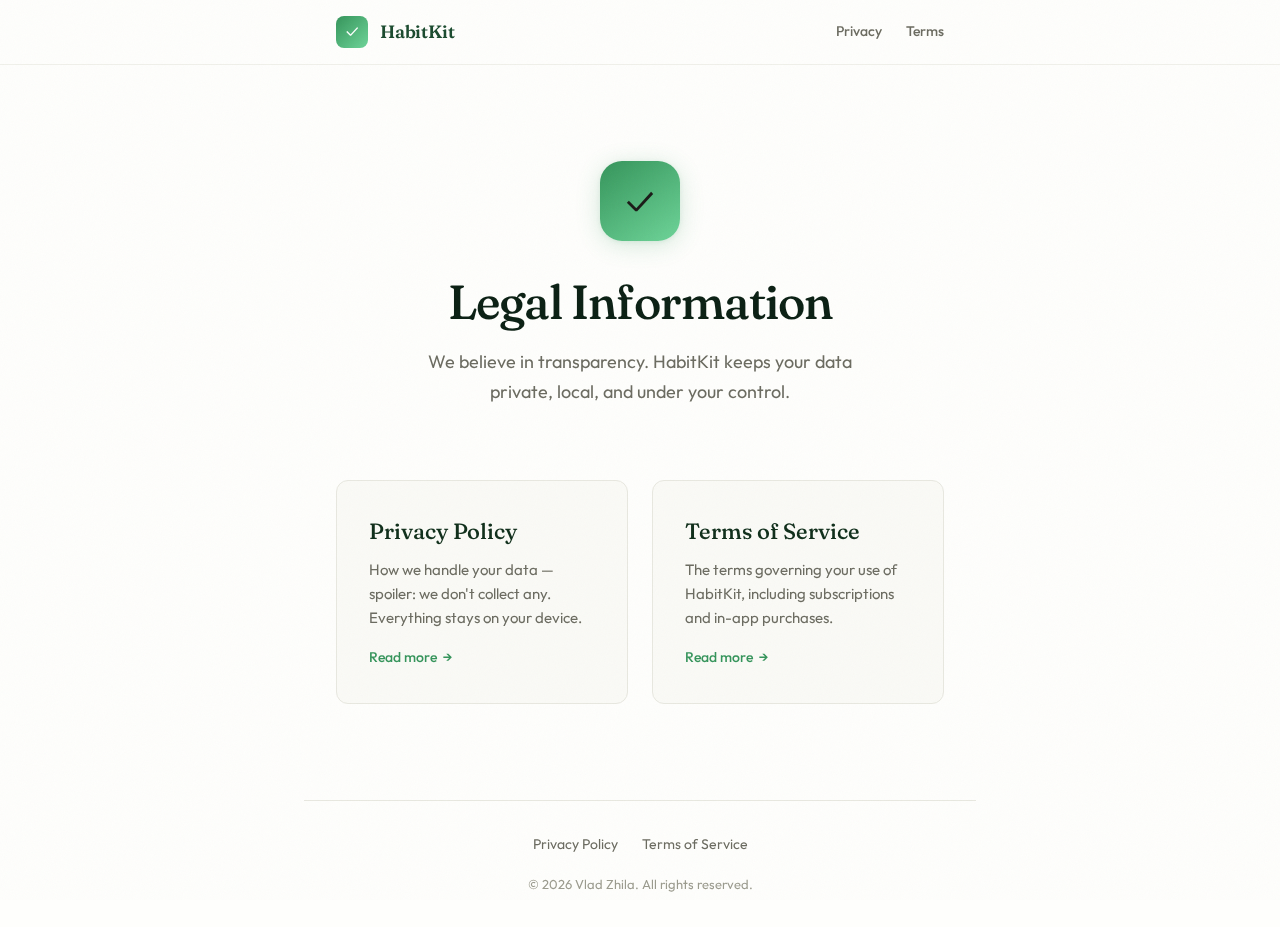
<file: index.html>
<!DOCTYPE html>
<html lang="en">
<head>
  <meta charset="UTF-8">
  <meta name="viewport" content="width=device-width, initial-scale=1.0">
  <title>HabitKit — Legal</title>
  <meta name="description" content="Privacy Policy and Terms of Service for HabitKit, the habit tracking app for iOS.">
  <link rel="stylesheet" href="style.css">
  <link rel="icon" href="data:image/svg+xml,<svg xmlns='http://www.w3.org/2000/svg' viewBox='0 0 100 100'><text y='.9em' font-size='90'>✓</text></svg>">
</head>
<body>

  <header class="site-header" id="site-header">
    <div class="header-inner">
      <a href="index.html" class="logo" aria-label="HabitKit home">
        <span class="logo-icon" aria-hidden="true">✓</span>
        <span class="logo-text">HabitKit</span>
      </a>
      <nav class="header-nav" aria-label="Legal pages">
        <a href="privacy.html">Privacy</a>
        <a href="terms.html">Terms</a>
      </nav>
    </div>
  </header>

  <main>
    <section class="hero">
      <div class="hero-icon" aria-hidden="true">✓</div>
      <h1>Legal Information</h1>
      <p>We believe in transparency. HabitKit keeps your data private, local, and under your control.</p>
    </section>

    <div class="card-grid">
      <a href="privacy.html" class="card-link">
        <h2>Privacy Policy</h2>
        <p>How we handle your data — spoiler: we don't collect any. Everything stays on your device.</p>
        <span class="card-arrow">Read more <span aria-hidden="true">&rarr;</span></span>
      </a>
      <a href="terms.html" class="card-link">
        <h2>Terms of Service</h2>
        <p>The terms governing your use of HabitKit, including subscriptions and in-app purchases.</p>
        <span class="card-arrow">Read more <span aria-hidden="true">&rarr;</span></span>
      </a>
    </div>
  </main>

  <footer class="site-footer">
    <div class="footer-links">
      <a href="privacy.html">Privacy Policy</a>
      <a href="terms.html">Terms of Service</a>
    </div>
    <p class="footer-copy">&copy; 2026 Vlad Zhila. All rights reserved.</p>
  </footer>

  <script>
    const header = document.getElementById('site-header');
    window.addEventListener('scroll', () => {
      header.classList.toggle('scrolled', window.scrollY > 8);
    }, { passive: true });
  </script>

</body>
</html>
</file>
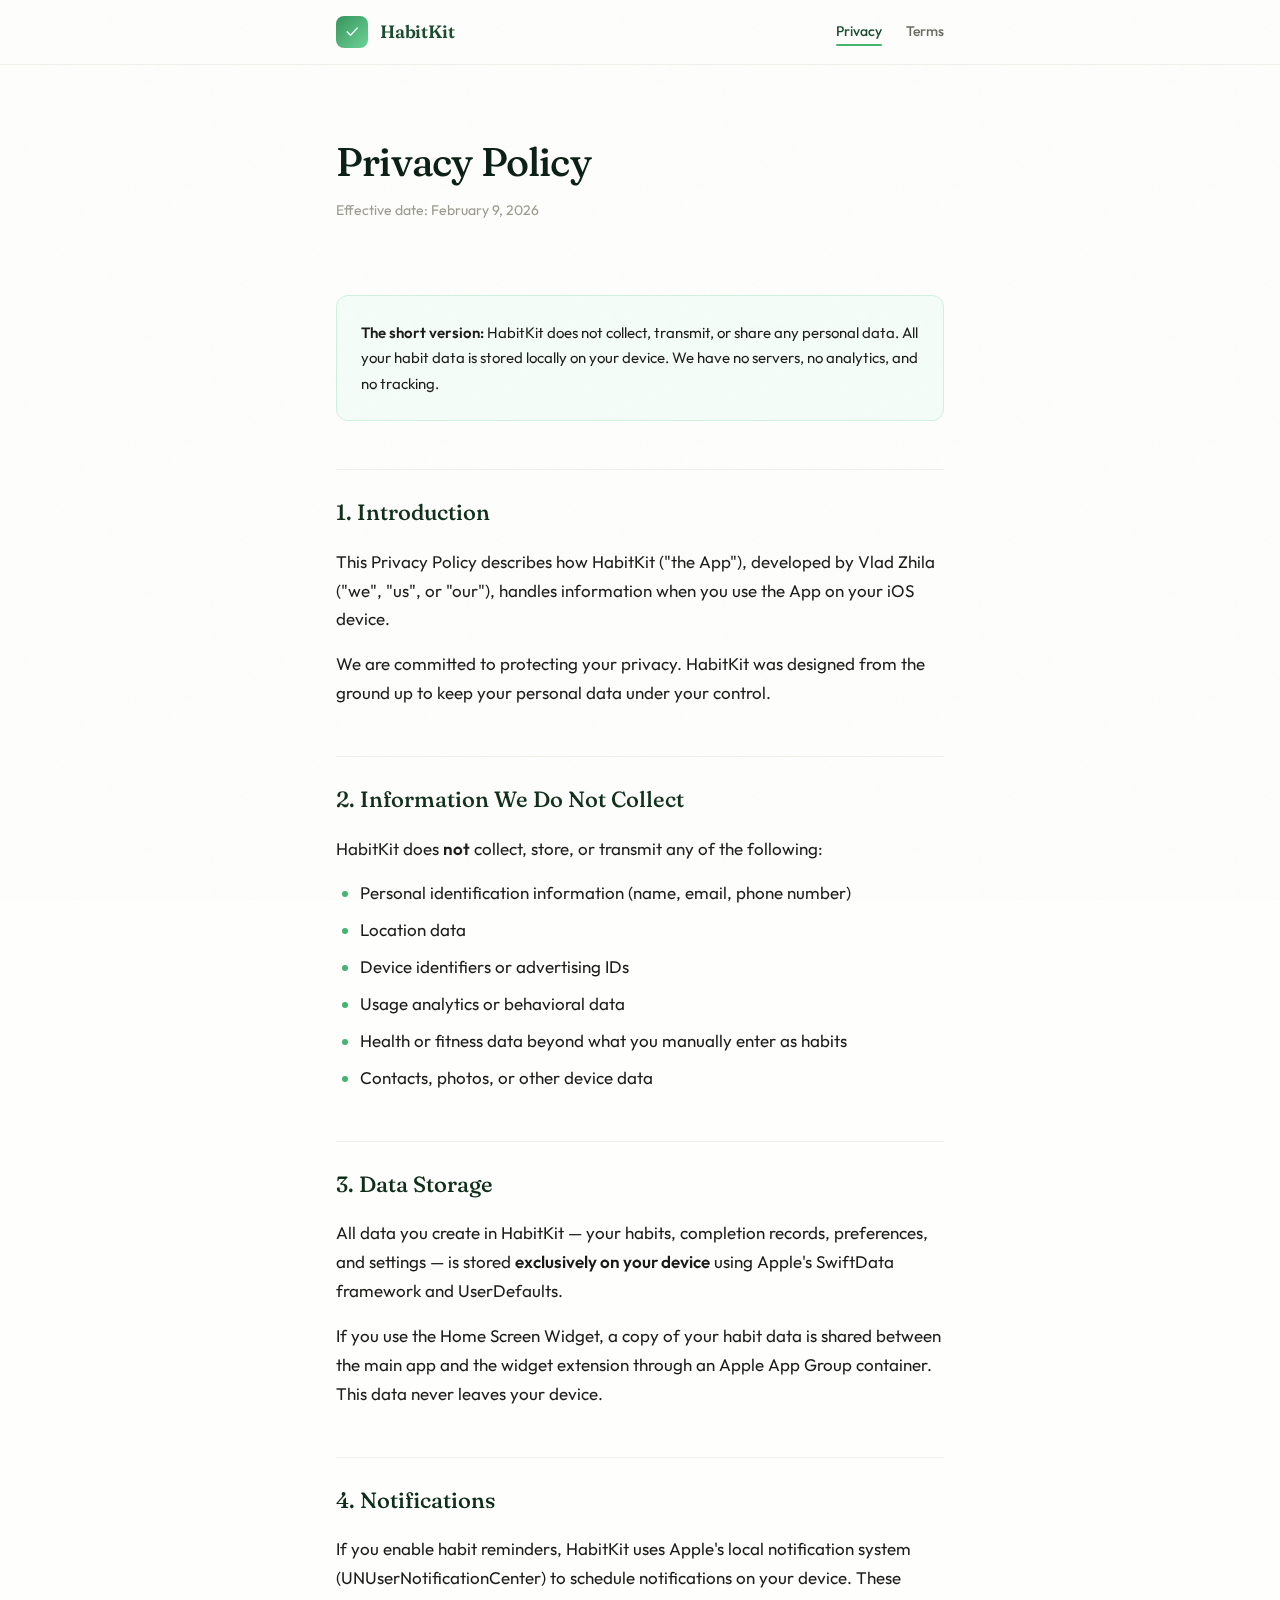
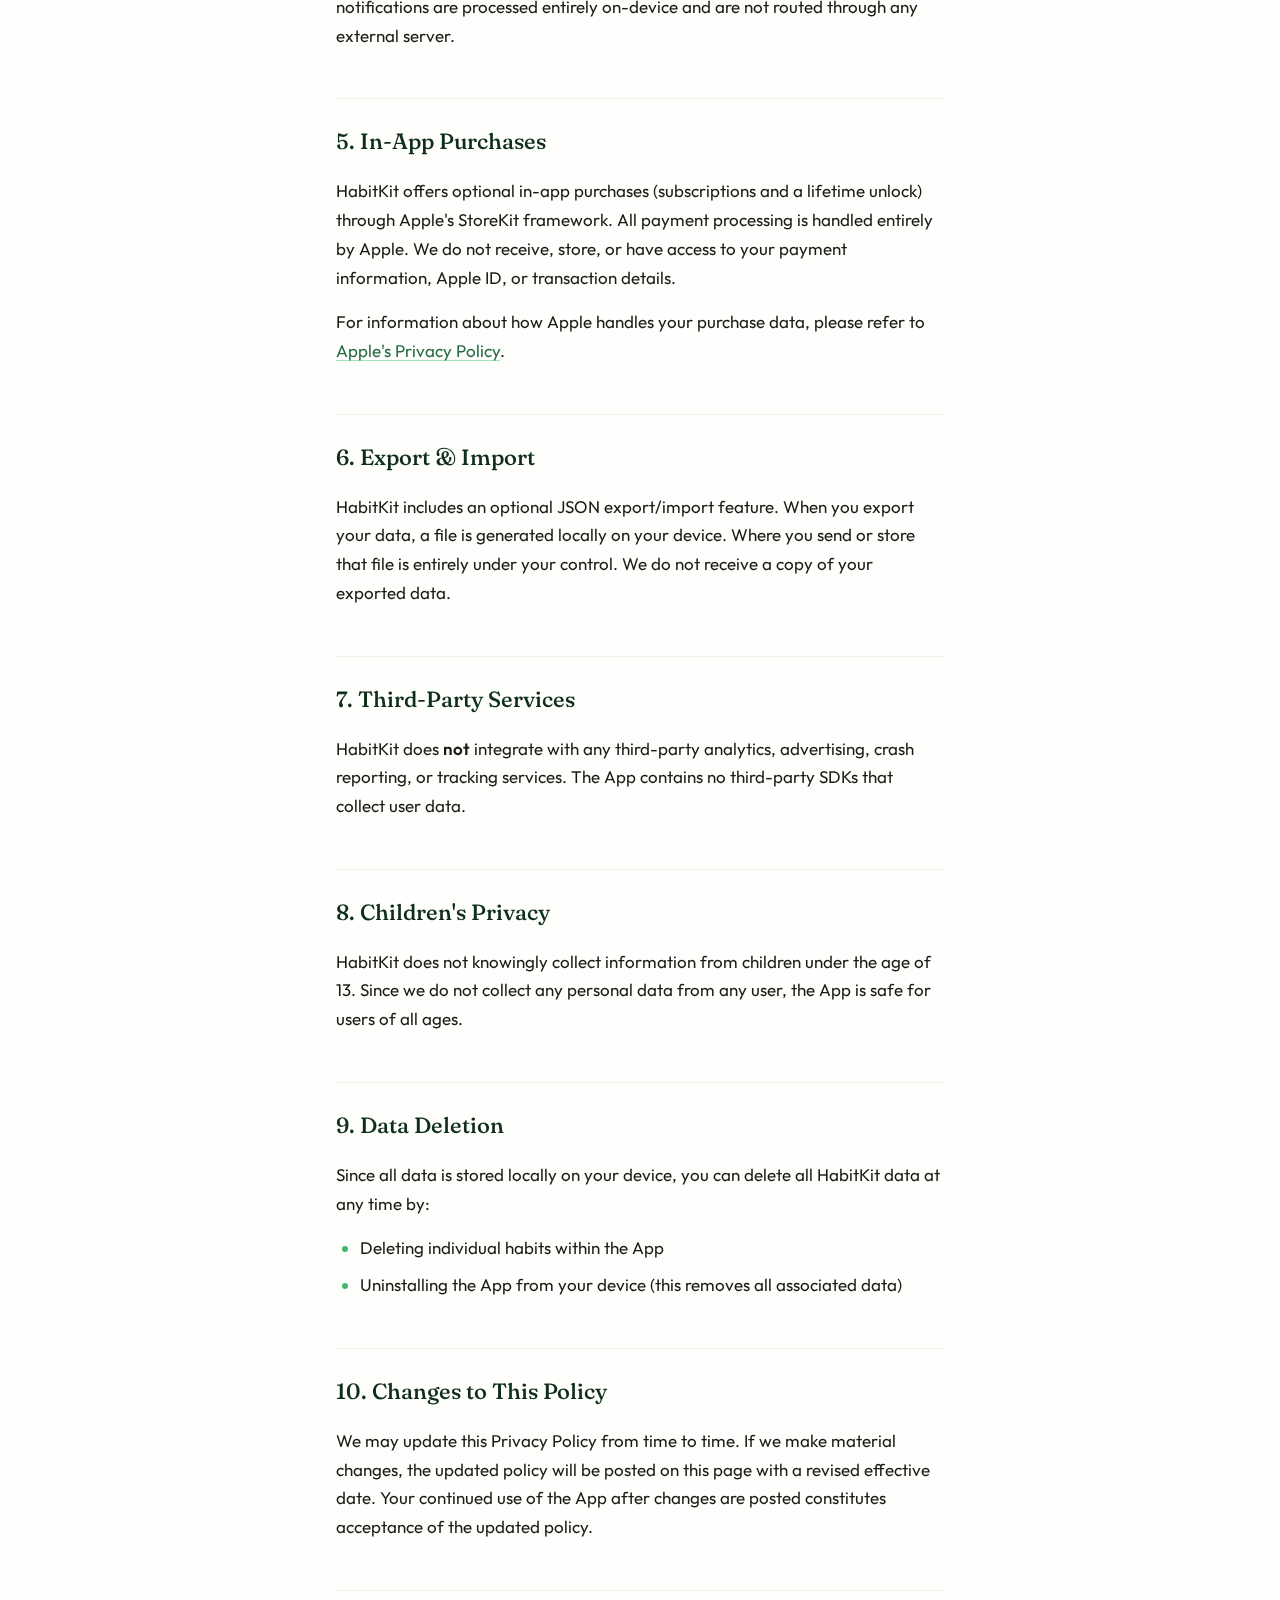
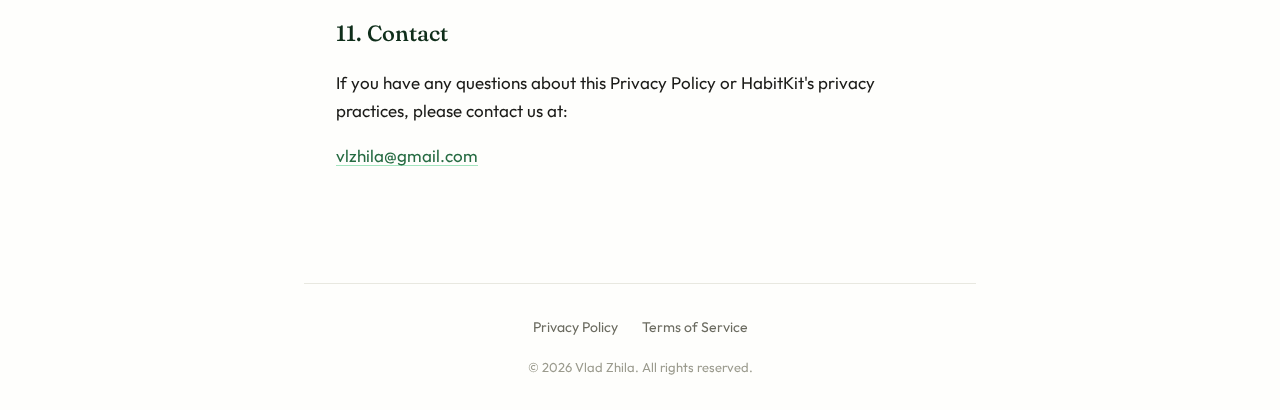
<file: privacy.html>
<!doctype html>
<html lang="en">
  <head>
    <meta charset="UTF-8" />
    <meta name="viewport" content="width=device-width, initial-scale=1.0" />
    <title>Privacy Policy — HabitKit</title>
    <meta
      name="description"
      content="HabitKit Privacy Policy. We don't collect, store, or transmit any personal data. Everything stays on your device."
    />
    <link rel="stylesheet" href="style.css" />
    <link
      rel="icon"
      href="data:image/svg+xml,<svg xmlns='http://www.w3.org/2000/svg' viewBox='0 0 100 100'><text y='.9em' font-size='90'>✓</text></svg>"
    />
  </head>
  <body>
    <header class="site-header" id="site-header">
      <div class="header-inner">
        <a href="index.html" class="logo" aria-label="HabitKit home">
          <span class="logo-icon" aria-hidden="true">✓</span>
          <span class="logo-text">HabitKit</span>
        </a>
        <nav class="header-nav" aria-label="Legal pages">
          <a href="privacy.html" aria-current="page">Privacy</a>
          <a href="terms.html">Terms</a>
        </nav>
      </div>
    </header>

    <main>
      <section class="legal-hero">
        <h1>Privacy Policy</h1>
        <p class="legal-meta">Effective date: February 9, 2026</p>
      </section>

      <article class="legal-content">
        <div class="callout">
          <p>
            <strong>The short version:</strong> HabitKit does not collect,
            transmit, or share any personal data. All your habit data is stored
            locally on your device. We have no servers, no analytics, and no
            tracking.
          </p>
        </div>

        <h2>1. Introduction</h2>
        <p>
          This Privacy Policy describes how HabitKit ("the App"), developed by
          Vlad Zhila ("we", "us", or "our"), handles information when you use
          the App on your iOS device.
        </p>
        <p>
          We are committed to protecting your privacy. HabitKit was designed
          from the ground up to keep your personal data under your control.
        </p>

        <h2>2. Information We Do Not Collect</h2>
        <p>
          HabitKit does <strong>not</strong> collect, store, or transmit any of
          the following:
        </p>
        <ul>
          <li>
            Personal identification information (name, email, phone number)
          </li>
          <li>Location data</li>
          <li>Device identifiers or advertising IDs</li>
          <li>Usage analytics or behavioral data</li>
          <li>
            Health or fitness data beyond what you manually enter as habits
          </li>
          <li>Contacts, photos, or other device data</li>
        </ul>

        <h2>3. Data Storage</h2>
        <p>
          All data you create in HabitKit — your habits, completion records,
          preferences, and settings — is stored
          <strong>exclusively on your device</strong> using Apple's SwiftData
          framework and UserDefaults.
        </p>
        <p>
          If you use the Home Screen Widget, a copy of your habit data is shared
          between the main app and the widget extension through an Apple App
          Group container. This data never leaves your device.
        </p>

        <h2>4. Notifications</h2>
        <p>
          If you enable habit reminders, HabitKit uses Apple's local
          notification system (UNUserNotificationCenter) to schedule
          notifications on your device. These notifications are processed
          entirely on-device and are not routed through any external server.
        </p>

        <h2>5. In-App Purchases</h2>
        <p>
          HabitKit offers optional in-app purchases (subscriptions and a
          lifetime unlock) through Apple's StoreKit framework. All payment
          processing is handled entirely by Apple. We do not receive, store, or
          have access to your payment information, Apple ID, or transaction
          details.
        </p>
        <p>
          For information about how Apple handles your purchase data, please
          refer to
          <a
            href="https://www.apple.com/legal/privacy/"
            target="_blank"
            rel="noopener"
            >Apple's Privacy Policy</a
          >.
        </p>

        <h2>6. Export & Import</h2>
        <p>
          HabitKit includes an optional JSON export/import feature. When you
          export your data, a file is generated locally on your device. Where
          you send or store that file is entirely under your control. We do not
          receive a copy of your exported data.
        </p>

        <h2>7. Third-Party Services</h2>
        <p>
          HabitKit does <strong>not</strong> integrate with any third-party
          analytics, advertising, crash reporting, or tracking services. The App
          contains no third-party SDKs that collect user data.
        </p>

        <h2>8. Children's Privacy</h2>
        <p>
          HabitKit does not knowingly collect information from children under
          the age of 13. Since we do not collect any personal data from any
          user, the App is safe for users of all ages.
        </p>

        <h2>9. Data Deletion</h2>
        <p>
          Since all data is stored locally on your device, you can delete all
          HabitKit data at any time by:
        </p>
        <ul>
          <li>Deleting individual habits within the App</li>
          <li>
            Uninstalling the App from your device (this removes all associated
            data)
          </li>
        </ul>

        <h2>10. Changes to This Policy</h2>
        <p>
          We may update this Privacy Policy from time to time. If we make
          material changes, the updated policy will be posted on this page with
          a revised effective date. Your continued use of the App after changes
          are posted constitutes acceptance of the updated policy.
        </p>

        <h2>11. Contact</h2>
        <p>
          If you have any questions about this Privacy Policy or HabitKit's
          privacy practices, please contact us at:
        </p>
        <p><a href="mailto:vlzhila@gmail.com">vlzhila@gmail.com</a></p>
      </article>
    </main>

    <footer class="site-footer">
      <div class="footer-links">
        <a href="privacy.html">Privacy Policy</a>
        <a href="terms.html">Terms of Service</a>
      </div>
      <p class="footer-copy">&copy; 2026 Vlad Zhila. All rights reserved.</p>
    </footer>

    <script>
      const header = document.getElementById('site-header')
      window.addEventListener(
        'scroll',
        () => {
          header.classList.toggle('scrolled', window.scrollY > 8)
        },
        { passive: true }
      )
    </script>
  </body>
</html>
</file>
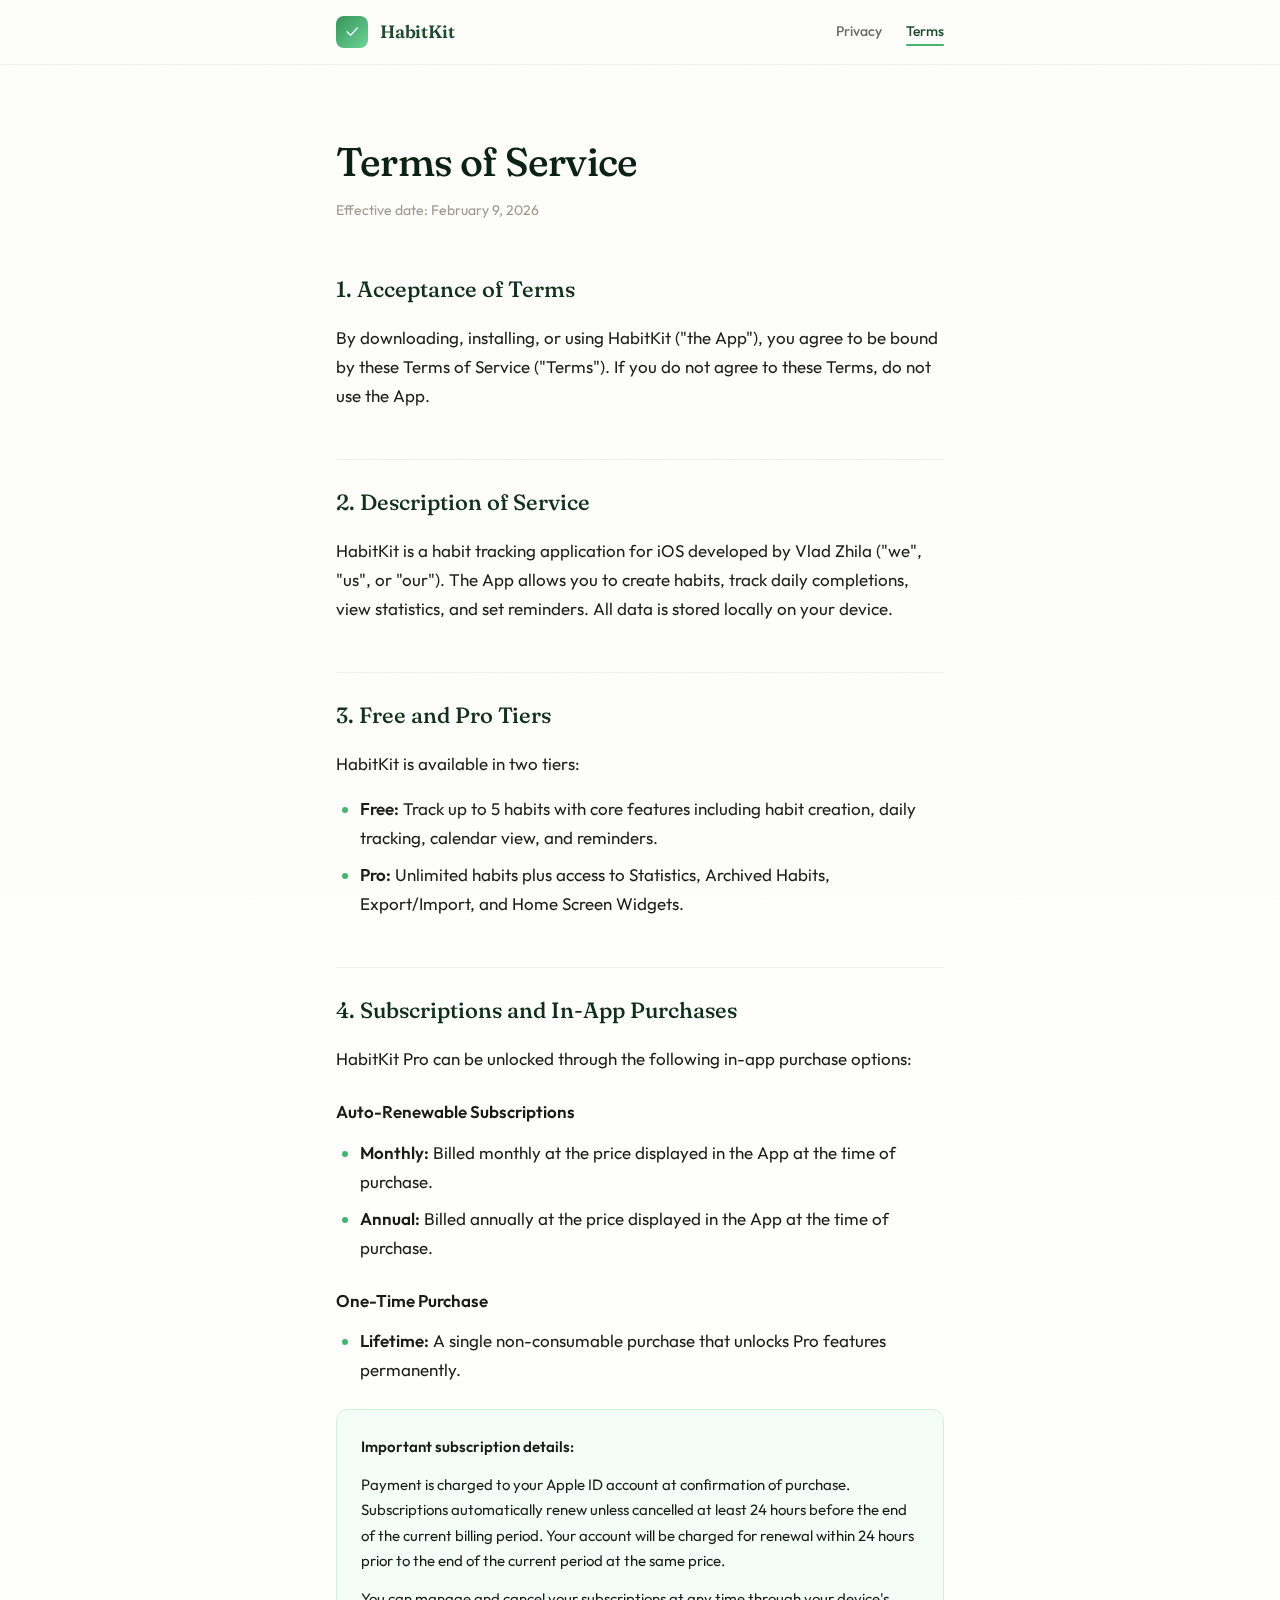
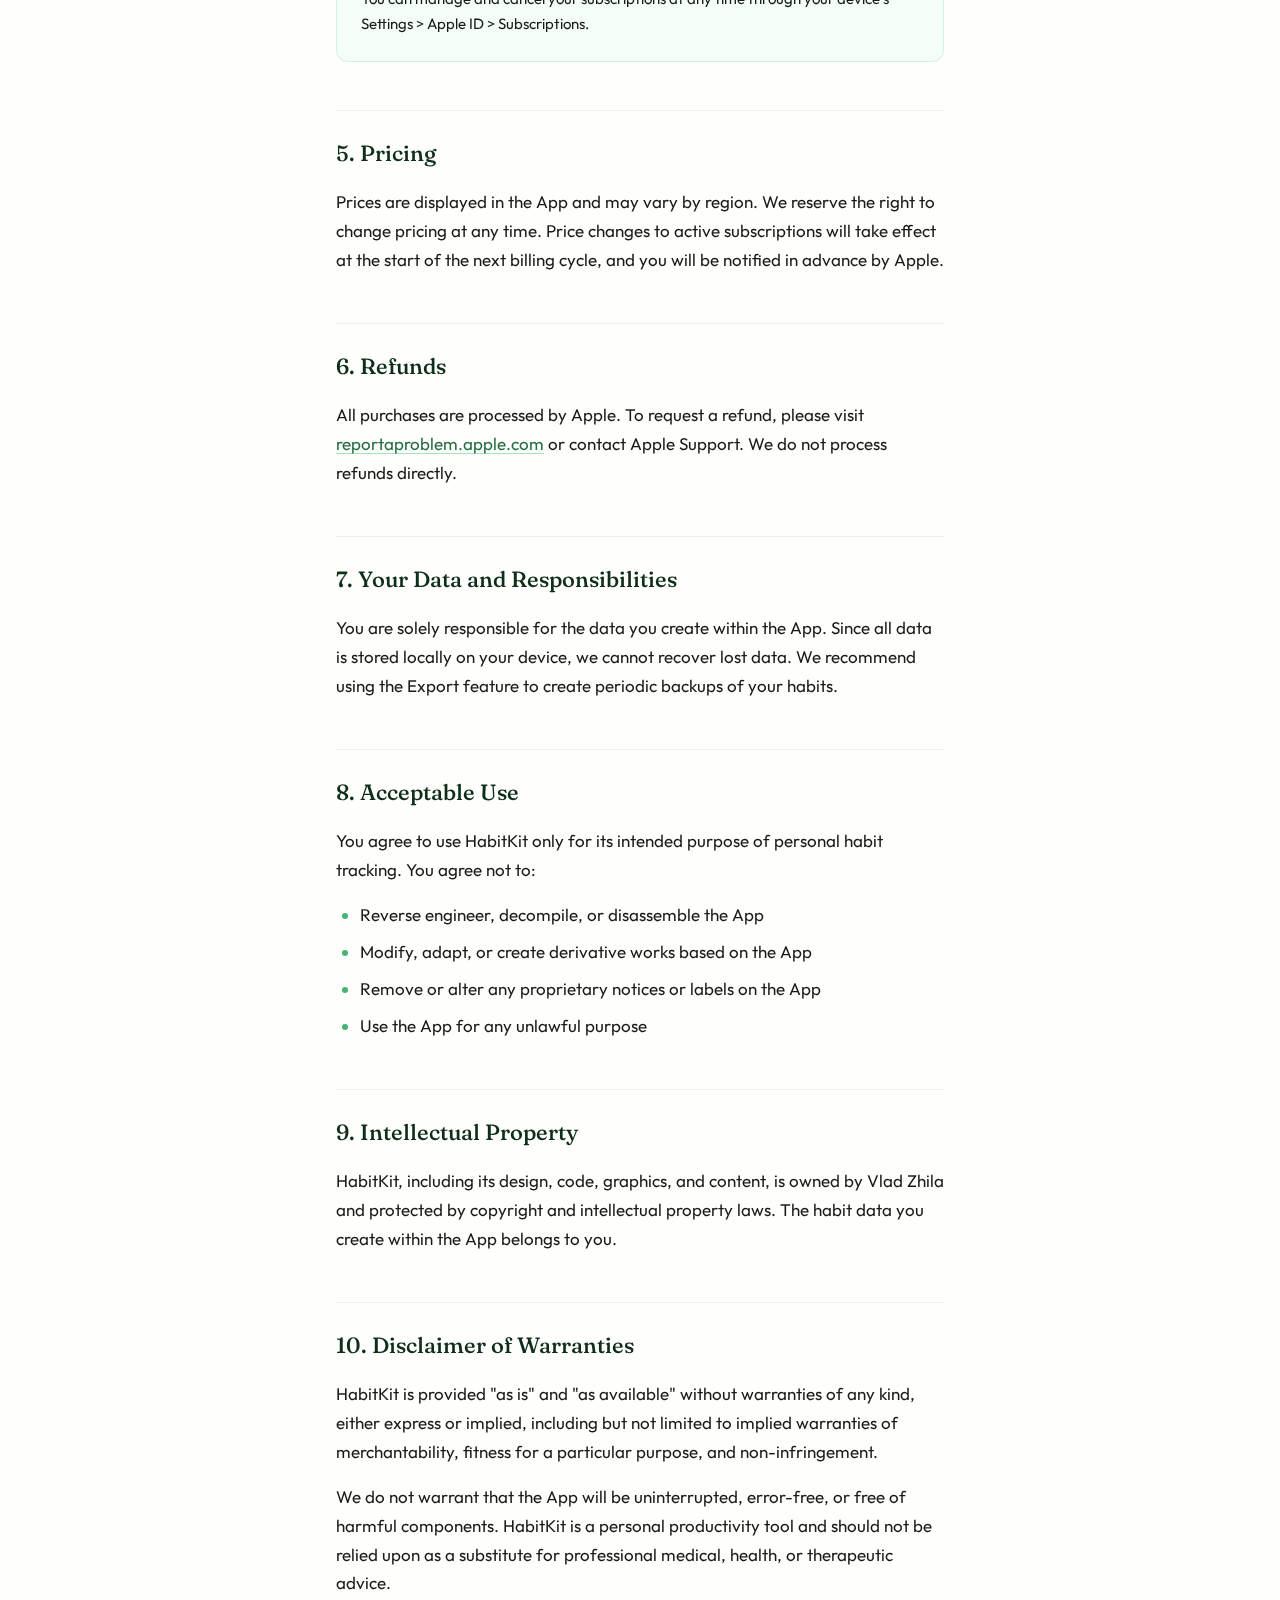
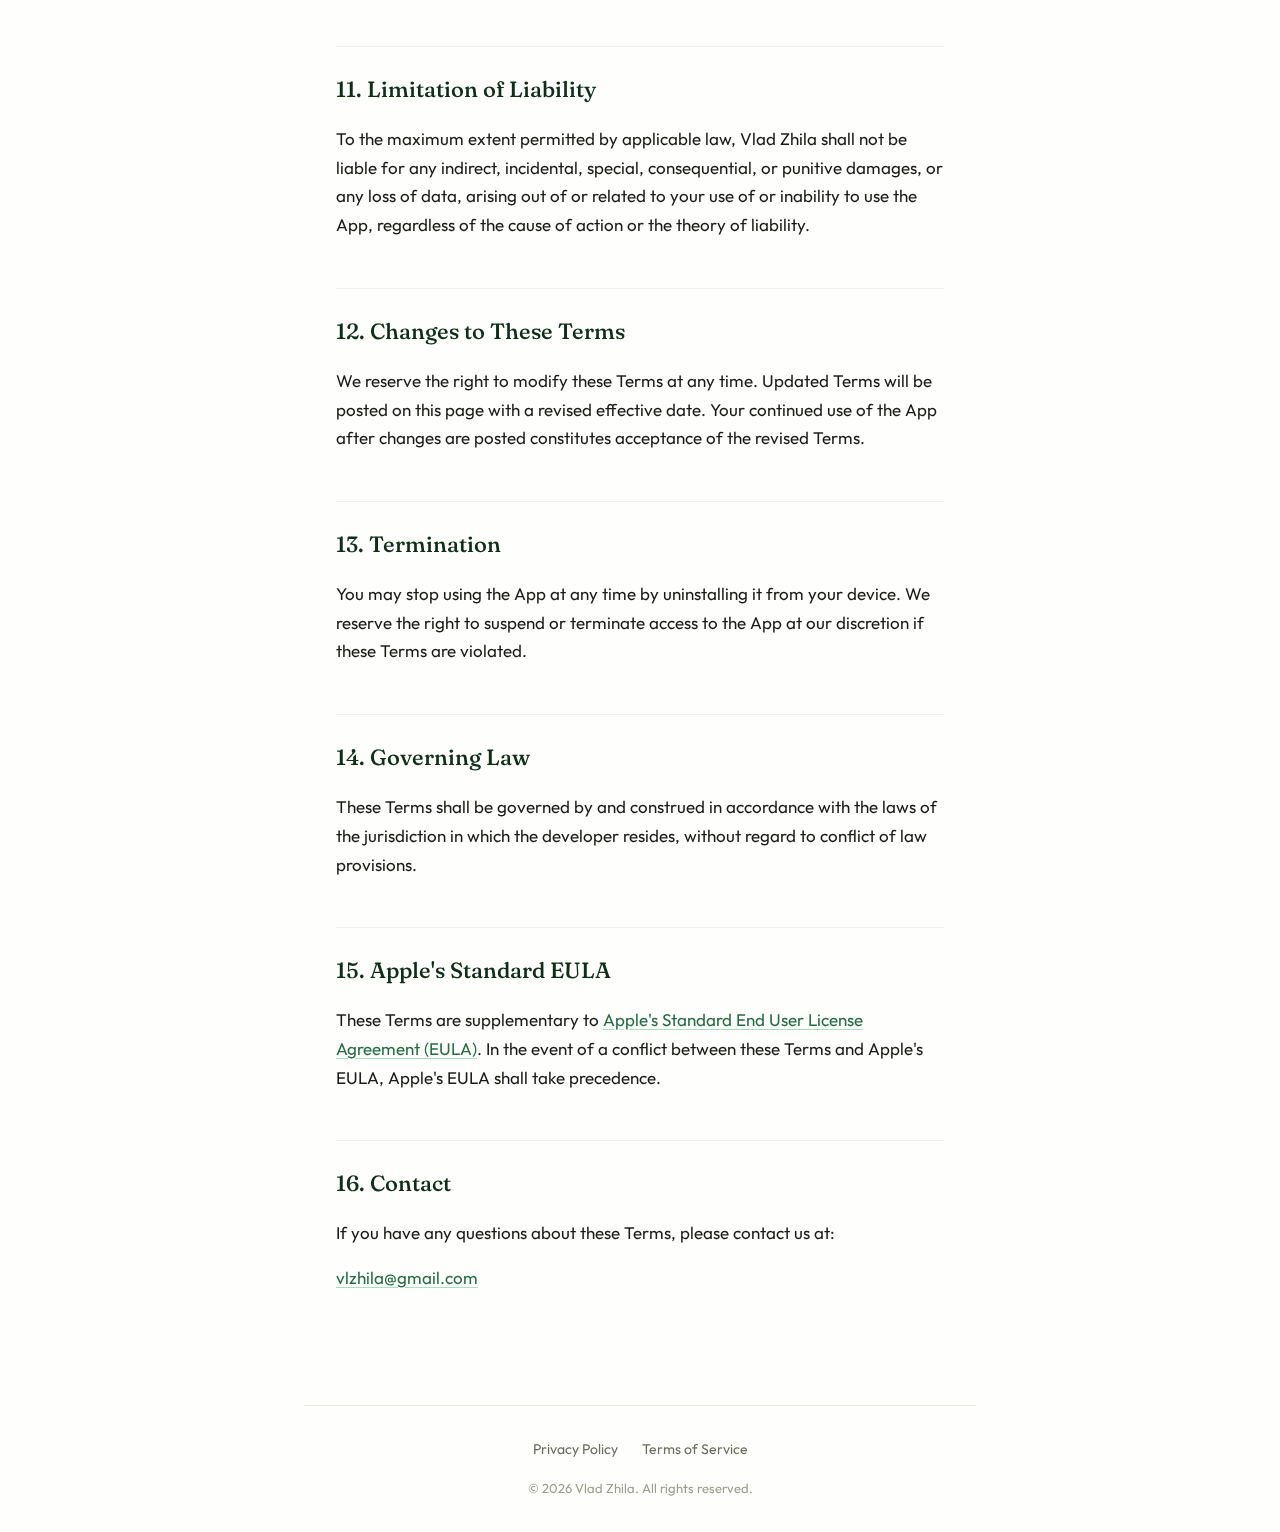
<file: terms.html>
<!doctype html>
<html lang="en">
  <head>
    <meta charset="UTF-8" />
    <meta name="viewport" content="width=device-width, initial-scale=1.0" />
    <title>Terms of Service — HabitKit</title>
    <meta
      name="description"
      content="Terms of Service for HabitKit, the habit tracking app for iOS. Includes subscription terms and conditions."
    />
    <link rel="stylesheet" href="style.css" />
    <link
      rel="icon"
      href="data:image/svg+xml,<svg xmlns='http://www.w3.org/2000/svg' viewBox='0 0 100 100'><text y='.9em' font-size='90'>✓</text></svg>"
    />
  </head>
  <body>
    <header class="site-header" id="site-header">
      <div class="header-inner">
        <a href="index.html" class="logo" aria-label="HabitKit home">
          <span class="logo-icon" aria-hidden="true">✓</span>
          <span class="logo-text">HabitKit</span>
        </a>
        <nav class="header-nav" aria-label="Legal pages">
          <a href="privacy.html">Privacy</a>
          <a href="terms.html" aria-current="page">Terms</a>
        </nav>
      </div>
    </header>

    <main>
      <section class="legal-hero">
        <h1>Terms of Service</h1>
        <p class="legal-meta">Effective date: February 9, 2026</p>
      </section>

      <article class="legal-content">
        <h2>1. Acceptance of Terms</h2>
        <p>
          By downloading, installing, or using HabitKit ("the App"), you agree
          to be bound by these Terms of Service ("Terms"). If you do not agree
          to these Terms, do not use the App.
        </p>

        <h2>2. Description of Service</h2>
        <p>
          HabitKit is a habit tracking application for iOS developed by Vlad
          Zhila ("we", "us", or "our"). The App allows you to create habits,
          track daily completions, view statistics, and set reminders. All data
          is stored locally on your device.
        </p>

        <h2>3. Free and Pro Tiers</h2>
        <p>HabitKit is available in two tiers:</p>
        <ul>
          <li>
            <strong>Free:</strong> Track up to 5 habits with core features
            including habit creation, daily tracking, calendar view, and
            reminders.
          </li>
          <li>
            <strong>Pro:</strong> Unlimited habits plus access to Statistics,
            Archived Habits, Export/Import, and Home Screen Widgets.
          </li>
        </ul>

        <h2>4. Subscriptions and In-App Purchases</h2>
        <p>
          HabitKit Pro can be unlocked through the following in-app purchase
          options:
        </p>

        <h3>Auto-Renewable Subscriptions</h3>
        <ul>
          <li>
            <strong>Monthly:</strong> Billed monthly at the price displayed in
            the App at the time of purchase.
          </li>
          <li>
            <strong>Annual:</strong> Billed annually at the price displayed in
            the App at the time of purchase.
          </li>
        </ul>

        <h3>One-Time Purchase</h3>
        <ul>
          <li>
            <strong>Lifetime:</strong> A single non-consumable purchase that
            unlocks Pro features permanently.
          </li>
        </ul>

        <div class="callout">
          <p><strong>Important subscription details:</strong></p>
          <p>
            Payment is charged to your Apple ID account at confirmation of
            purchase. Subscriptions automatically renew unless cancelled at
            least 24 hours before the end of the current billing period. Your
            account will be charged for renewal within 24 hours prior to the end
            of the current period at the same price.
          </p>
          <p>
            You can manage and cancel your subscriptions at any time through
            your device's Settings &gt; Apple ID &gt; Subscriptions.
          </p>
        </div>

        <h2>5. Pricing</h2>
        <p>
          Prices are displayed in the App and may vary by region. We reserve the
          right to change pricing at any time. Price changes to active
          subscriptions will take effect at the start of the next billing cycle,
          and you will be notified in advance by Apple.
        </p>

        <h2>6. Refunds</h2>
        <p>
          All purchases are processed by Apple. To request a refund, please
          visit
          <a
            href="https://reportaproblem.apple.com"
            target="_blank"
            rel="noopener"
            >reportaproblem.apple.com</a
          >
          or contact Apple Support. We do not process refunds directly.
        </p>

        <h2>7. Your Data and Responsibilities</h2>
        <p>
          You are solely responsible for the data you create within the App.
          Since all data is stored locally on your device, we cannot recover
          lost data. We recommend using the Export feature to create periodic
          backups of your habits.
        </p>

        <h2>8. Acceptable Use</h2>
        <p>
          You agree to use HabitKit only for its intended purpose of personal
          habit tracking. You agree not to:
        </p>
        <ul>
          <li>Reverse engineer, decompile, or disassemble the App</li>
          <li>Modify, adapt, or create derivative works based on the App</li>
          <li>Remove or alter any proprietary notices or labels on the App</li>
          <li>Use the App for any unlawful purpose</li>
        </ul>

        <h2>9. Intellectual Property</h2>
        <p>
          HabitKit, including its design, code, graphics, and content, is owned
          by Vlad Zhila and protected by copyright and intellectual property
          laws. The habit data you create within the App belongs to you.
        </p>

        <h2>10. Disclaimer of Warranties</h2>
        <p>
          HabitKit is provided "as is" and "as available" without warranties of
          any kind, either express or implied, including but not limited to
          implied warranties of merchantability, fitness for a particular
          purpose, and non-infringement.
        </p>
        <p>
          We do not warrant that the App will be uninterrupted, error-free, or
          free of harmful components. HabitKit is a personal productivity tool
          and should not be relied upon as a substitute for professional
          medical, health, or therapeutic advice.
        </p>

        <h2>11. Limitation of Liability</h2>
        <p>
          To the maximum extent permitted by applicable law, Vlad Zhila shall
          not be liable for any indirect, incidental, special, consequential, or
          punitive damages, or any loss of data, arising out of or related to
          your use of or inability to use the App, regardless of the cause of
          action or the theory of liability.
        </p>

        <h2>12. Changes to These Terms</h2>
        <p>
          We reserve the right to modify these Terms at any time. Updated Terms
          will be posted on this page with a revised effective date. Your
          continued use of the App after changes are posted constitutes
          acceptance of the revised Terms.
        </p>

        <h2>13. Termination</h2>
        <p>
          You may stop using the App at any time by uninstalling it from your
          device. We reserve the right to suspend or terminate access to the App
          at our discretion if these Terms are violated.
        </p>

        <h2>14. Governing Law</h2>
        <p>
          These Terms shall be governed by and construed in accordance with the
          laws of the jurisdiction in which the developer resides, without
          regard to conflict of law provisions.
        </p>

        <h2>15. Apple's Standard EULA</h2>
        <p>
          These Terms are supplementary to
          <a
            href="https://www.apple.com/legal/internet-services/itunes/dev/stdeula/"
            target="_blank"
            rel="noopener"
            >Apple's Standard End User License Agreement (EULA)</a
          >. In the event of a conflict between these Terms and Apple's EULA,
          Apple's EULA shall take precedence.
        </p>

        <h2>16. Contact</h2>
        <p>
          If you have any questions about these Terms, please contact us at:
        </p>
        <p><a href="mailto:vlzhila@gmail.com">vlzhila@gmail.com</a></p>
      </article>
    </main>

    <footer class="site-footer">
      <div class="footer-links">
        <a href="privacy.html">Privacy Policy</a>
        <a href="terms.html">Terms of Service</a>
      </div>
      <p class="footer-copy">&copy; 2026 Vlad Zhila. All rights reserved.</p>
    </footer>

    <script>
      const header = document.getElementById('site-header')
      window.addEventListener(
        'scroll',
        () => {
          header.classList.toggle('scrolled', window.scrollY > 8)
        },
        { passive: true }
      )
    </script>
  </body>
</html>
</file>
<file: style.css>
/* ============================================
   HabitKit Legal — Refined Editorial Aesthetic
   ============================================ */

@import url('https://fonts.googleapis.com/css2?family=Fraunces:ital,opsz,wght@0,9..144,300..700;1,9..144,300..700&family=Outfit:wght@300;400;500;600&display=swap');

/* --- Design Tokens --- */
:root {
  --color-green-950: #0a1f13;
  --color-green-900: #0f2e1a;
  --color-green-800: #1a4a2e;
  --color-green-700: #266b42;
  --color-green-600: #34945a;
  --color-green-500: #43b56f;
  --color-green-400: #6dd498;
  --color-green-300: #a3e4be;
  --color-green-200: #d0f2de;
  --color-green-100: #ecfaf1;
  --color-green-50: #f5fdf8;

  --color-cream: #fafaf6;
  --color-warm-white: #fefefc;
  --color-text: #1a1a17;
  --color-text-muted: #6b6b60;
  --color-text-light: #9b9b8e;
  --color-border: #e8e8e0;
  --color-border-subtle: #f0f0ea;

  --font-display: 'Fraunces', 'Georgia', serif;
  --font-body: 'Outfit', system-ui, sans-serif;

  --space-xs: 0.5rem;
  --space-sm: 0.75rem;
  --space-md: 1rem;
  --space-lg: 1.5rem;
  --space-xl: 2rem;
  --space-2xl: 3rem;
  --space-3xl: 4.5rem;
  --space-4xl: 6rem;

  --max-width: 42rem;
  --border-radius: 12px;
}

/* --- Reset & Base --- */
*,
*::before,
*::after {
  margin: 0;
  padding: 0;
  box-sizing: border-box;
}

html {
  scroll-behavior: smooth;
  -webkit-text-size-adjust: 100%;
  font-variant-numeric: oldstyle-nums;
}

body {
  font-family: var(--font-body);
  font-weight: 400;
  font-size: 1.0625rem;
  line-height: 1.7;
  color: var(--color-text);
  background-color: var(--color-warm-white);
  -webkit-font-smoothing: antialiased;
  -moz-osx-font-smoothing: grayscale;
}

::selection {
  background-color: var(--color-green-200);
  color: var(--color-green-900);
}

/* --- Noise Texture Overlay --- */
body::before {
  content: '';
  position: fixed;
  inset: 0;
  background-image: url("data:image/svg+xml,%3Csvg viewBox='0 0 256 256' xmlns='http://www.w3.org/2000/svg'%3E%3Cfilter id='n'%3E%3CfeTurbulence type='fractalNoise' baseFrequency='0.9' numOctaves='4' stitchTiles='stitch'/%3E%3C/filter%3E%3Crect width='100%25' height='100%25' filter='url(%23n)' opacity='0.03'/%3E%3C/svg%3E");
  background-repeat: repeat;
  background-size: 256px 256px;
  pointer-events: none;
  z-index: 100;
}

/* --- Page Header / Nav --- */
.site-header {
  position: sticky;
  top: 0;
  z-index: 50;
  backdrop-filter: blur(16px) saturate(180%);
  -webkit-backdrop-filter: blur(16px) saturate(180%);
  background-color: rgba(254, 254, 252, 0.85);
  border-bottom: 1px solid var(--color-border-subtle);
  transition: box-shadow 0.3s ease;
}

.site-header.scrolled {
  box-shadow: 0 1px 8px rgba(10, 31, 19, 0.06);
}

.header-inner {
  max-width: var(--max-width);
  margin: 0 auto;
  padding: var(--space-md) var(--space-xl);
  display: flex;
  align-items: center;
  justify-content: space-between;
}

.logo {
  display: flex;
  align-items: center;
  gap: var(--space-sm);
  text-decoration: none;
  color: var(--color-green-800);
  transition: color 0.2s ease;
}

@media (hover: hover) {
  .logo:hover {
    color: var(--color-green-600);
  }
}

.logo-icon {
  width: 32px;
  height: 32px;
  background: linear-gradient(135deg, var(--color-green-600), var(--color-green-400));
  border-radius: 8px;
  display: flex;
  align-items: center;
  justify-content: center;
  color: white;
  font-size: 1rem;
  flex-shrink: 0;
}

.logo-text {
  font-family: var(--font-display);
  font-weight: 600;
  font-size: 1.125rem;
  letter-spacing: -0.01em;
  font-variation-settings: 'SOFT' 50, 'WONK' 1;
}

.header-nav {
  display: flex;
  gap: var(--space-lg);
}

.header-nav a {
  font-size: 0.875rem;
  font-weight: 500;
  color: var(--color-text-muted);
  text-decoration: none;
  transition: color 0.2s ease;
  position: relative;
}

.header-nav a::after {
  content: '';
  position: absolute;
  bottom: -2px;
  left: 0;
  width: 0;
  height: 1.5px;
  background: var(--color-green-600);
  transition: width 0.25s ease-out;
  border-radius: 1px;
}

@media (hover: hover) {
  .header-nav a:hover {
    color: var(--color-green-700);
  }
  .header-nav a:hover::after {
    width: 100%;
  }
}

.header-nav a[aria-current="page"] {
  color: var(--color-green-800);
}

.header-nav a[aria-current="page"]::after {
  width: 100%;
  background: var(--color-green-500);
}

/* --- Hero Section (index page) --- */
.hero {
  text-align: center;
  padding: var(--space-4xl) var(--space-xl) var(--space-3xl);
  max-width: var(--max-width);
  margin: 0 auto;
}

.hero-icon {
  width: 80px;
  height: 80px;
  margin: 0 auto var(--space-xl);
  background: linear-gradient(145deg, var(--color-green-600), var(--color-green-400));
  border-radius: 22px;
  display: flex;
  align-items: center;
  justify-content: center;
  font-size: 2.25rem;
  box-shadow:
    0 4px 24px rgba(52, 148, 90, 0.2),
    0 1px 4px rgba(52, 148, 90, 0.1);
  animation: float-in 0.8s cubic-bezier(0.22, 1, 0.36, 1) both;
}

.hero h1 {
  font-family: var(--font-display);
  font-size: clamp(2rem, 5vw, 3rem);
  font-weight: 500;
  line-height: 1.2;
  color: var(--color-green-950);
  letter-spacing: -0.02em;
  margin-bottom: var(--space-md);
  font-variation-settings: 'SOFT' 50, 'WONK' 1;
  animation: fade-up 0.6s cubic-bezier(0.22, 1, 0.36, 1) 0.1s both;
}

.hero p {
  font-size: 1.125rem;
  color: var(--color-text-muted);
  max-width: 28rem;
  margin: 0 auto;
  animation: fade-up 0.6s cubic-bezier(0.22, 1, 0.36, 1) 0.2s both;
}

/* --- Index Card Links --- */
.card-grid {
  max-width: var(--max-width);
  margin: 0 auto;
  padding: 0 var(--space-xl) var(--space-4xl);
  display: grid;
  grid-template-columns: repeat(auto-fit, minmax(min(280px, 100%), 1fr));
  gap: var(--space-lg);
}

.card-link {
  display: block;
  text-decoration: none;
  color: inherit;
  background: var(--color-cream);
  border: 1px solid var(--color-border);
  border-radius: var(--border-radius);
  padding: var(--space-xl);
  transition:
    transform 0.25s cubic-bezier(0.22, 1, 0.36, 1),
    box-shadow 0.25s ease,
    border-color 0.25s ease;
  animation: fade-up 0.6s cubic-bezier(0.22, 1, 0.36, 1) both;
}

.card-link:nth-child(1) { animation-delay: 0.25s; }
.card-link:nth-child(2) { animation-delay: 0.35s; }

@media (hover: hover) {
  .card-link:hover {
    transform: translateY(-3px);
    box-shadow: 0 8px 32px rgba(10, 31, 19, 0.08);
    border-color: var(--color-green-300);
  }
}

.card-link:active {
  transform: translateY(0);
}

.card-link h2 {
  font-family: var(--font-display);
  font-weight: 500;
  font-size: 1.375rem;
  color: var(--color-green-900);
  margin-bottom: var(--space-xs);
  font-variation-settings: 'SOFT' 50, 'WONK' 1;
}

.card-link p {
  color: var(--color-text-muted);
  font-size: 0.9375rem;
  line-height: 1.6;
}

.card-arrow {
  display: inline-flex;
  align-items: center;
  gap: 0.375rem;
  margin-top: var(--space-md);
  font-size: 0.875rem;
  font-weight: 500;
  color: var(--color-green-600);
  transition: gap 0.2s ease;
}

@media (hover: hover) {
  .card-link:hover .card-arrow {
    gap: 0.625rem;
  }
}

/* --- Legal Document Content --- */
.legal-hero {
  padding: var(--space-3xl) var(--space-xl) var(--space-2xl);
  max-width: var(--max-width);
  margin: 0 auto;
  animation: fade-up 0.6s cubic-bezier(0.22, 1, 0.36, 1) both;
}

.legal-hero h1 {
  font-family: var(--font-display);
  font-size: clamp(1.75rem, 4vw, 2.5rem);
  font-weight: 500;
  line-height: 1.25;
  color: var(--color-green-950);
  letter-spacing: -0.02em;
  margin-bottom: var(--space-sm);
  font-variation-settings: 'SOFT' 50, 'WONK' 1;
}

.legal-meta {
  font-size: 0.875rem;
  color: var(--color-text-light);
  font-weight: 400;
}

.legal-content {
  max-width: var(--max-width);
  margin: 0 auto;
  padding: 0 var(--space-xl) var(--space-4xl);
  animation: fade-up 0.6s cubic-bezier(0.22, 1, 0.36, 1) 0.1s both;
}

.legal-content h2 {
  font-family: var(--font-display);
  font-size: 1.375rem;
  font-weight: 500;
  color: var(--color-green-900);
  margin-top: var(--space-2xl);
  margin-bottom: var(--space-md);
  padding-top: var(--space-lg);
  border-top: 1px solid var(--color-border-subtle);
  font-variation-settings: 'SOFT' 50, 'WONK' 1;
}

.legal-content h2:first-child {
  margin-top: 0;
  padding-top: 0;
  border-top: none;
}

.legal-content h3 {
  font-family: var(--font-body);
  font-size: 1.0625rem;
  font-weight: 600;
  color: var(--color-text);
  margin-top: var(--space-lg);
  margin-bottom: var(--space-sm);
}

.legal-content p {
  margin-bottom: var(--space-md);
  color: var(--color-text);
}

.legal-content ul,
.legal-content ol {
  margin-bottom: var(--space-md);
  padding-left: var(--space-lg);
}

.legal-content li {
  margin-bottom: var(--space-xs);
  color: var(--color-text);
}

.legal-content li::marker {
  color: var(--color-green-500);
}

.legal-content a {
  color: var(--color-green-700);
  text-decoration-color: var(--color-green-300);
  text-underline-offset: 3px;
  transition: text-decoration-color 0.2s ease;
}

@media (hover: hover) {
  .legal-content a:hover {
    text-decoration-color: var(--color-green-700);
  }
}

.legal-content strong {
  font-weight: 600;
  color: var(--color-text);
}

/* Highlight box for key info */
.callout {
  background: var(--color-green-50);
  border: 1px solid var(--color-green-200);
  border-radius: var(--border-radius);
  padding: var(--space-lg);
  margin: var(--space-lg) 0;
}

.callout p {
  margin-bottom: 0;
  font-size: 0.9375rem;
}

.callout p + p {
  margin-top: var(--space-sm);
}

/* --- Footer --- */
.site-footer {
  max-width: var(--max-width);
  margin: 0 auto;
  padding: var(--space-xl);
  border-top: 1px solid var(--color-border);
  text-align: center;
}

.footer-links {
  display: flex;
  justify-content: center;
  gap: var(--space-lg);
  margin-bottom: var(--space-md);
  flex-wrap: wrap;
}

.footer-links a {
  font-size: 0.875rem;
  color: var(--color-text-muted);
  text-decoration: none;
  transition: color 0.2s ease;
}

@media (hover: hover) {
  .footer-links a:hover {
    color: var(--color-green-700);
  }
}

.footer-copy {
  font-size: 0.8125rem;
  color: var(--color-text-light);
}

/* --- Animations --- */
@keyframes float-in {
  from {
    opacity: 0;
    transform: translateY(16px) scale(0.9);
  }
  to {
    opacity: 1;
    transform: translateY(0) scale(1);
  }
}

@keyframes fade-up {
  from {
    opacity: 0;
    transform: translateY(12px);
  }
  to {
    opacity: 1;
    transform: translateY(0);
  }
}

@media (prefers-reduced-motion: reduce) {
  *,
  *::before,
  *::after {
    animation-duration: 0.01ms !important;
    animation-delay: 0ms !important;
    transition-duration: 0.01ms !important;
  }
}

/* --- Responsive --- */
@media (max-width: 640px) {
  .header-inner {
    padding: var(--space-sm) var(--space-md);
  }

  .header-nav {
    gap: var(--space-md);
  }

  .hero {
    padding: var(--space-2xl) var(--space-md) var(--space-xl);
  }

  .card-grid {
    padding: 0 var(--space-md) var(--space-2xl);
  }

  .legal-hero {
    padding: var(--space-xl) var(--space-md) var(--space-lg);
  }

  .legal-content {
    padding: 0 var(--space-md) var(--space-2xl);
  }

  .site-footer {
    padding: var(--space-lg) var(--space-md);
  }
}
</file>
